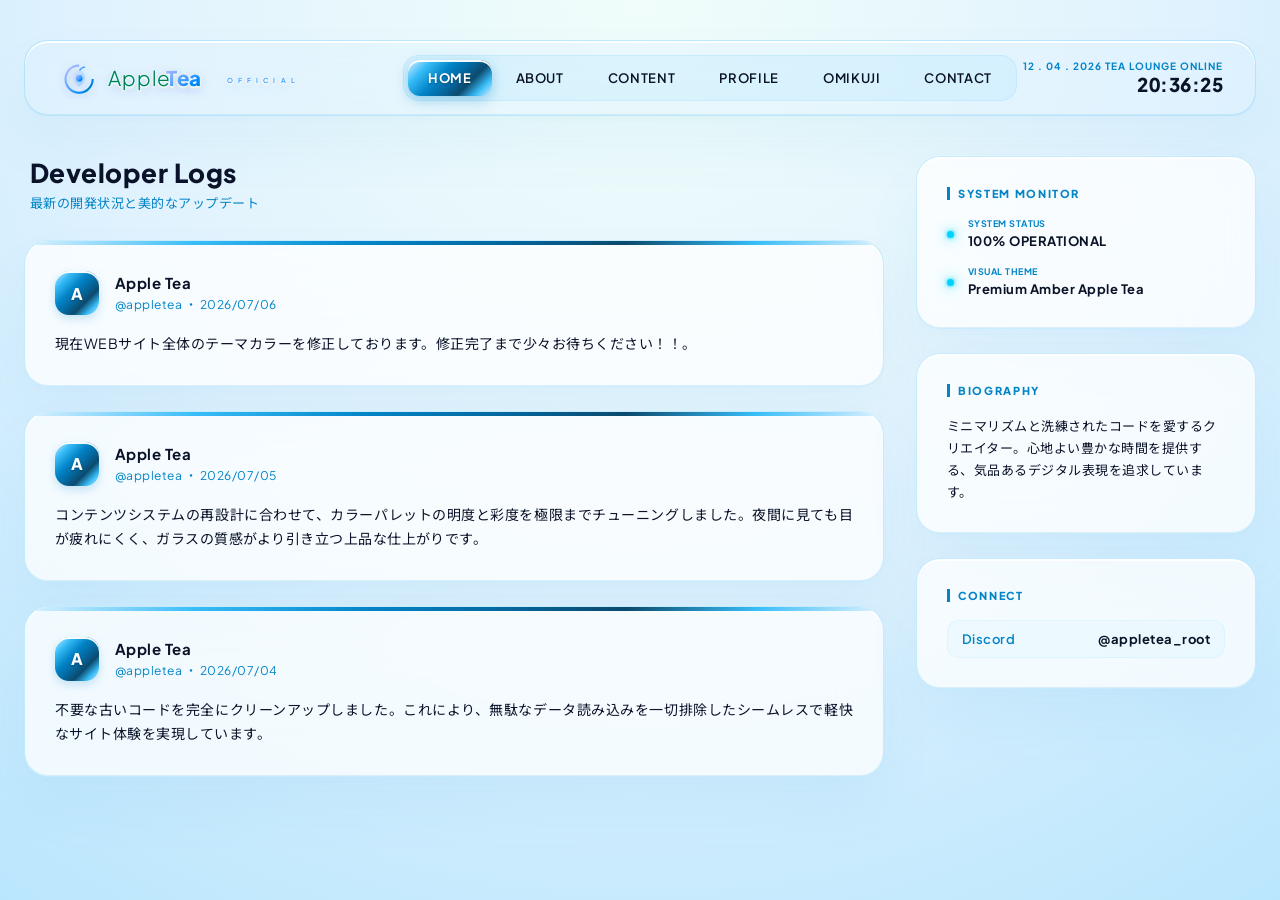
<file: index.html>
<!DOCTYPE html>
<html lang="ja">
<head>
    <meta charset="UTF-8">
    <meta name="viewport" content="width=device-width, initial-scale=1.0">
    <title>Apple Tea Official — Premium Amber UI</title>
    <link rel="stylesheet" href="css/style.css">
</head>
<body>

<!-- 背景のラグジュアリーティードロップエフェクト -->
<div class="bubble-ambient" id="bubble-ambient"></div>

<div class="app-container">

    <!-- 多層ガラスのヘッダー -->
    <header class="glass-header">
        <div class="logo-area">
            <svg xmlns="http://www.w3.org/2000/svg" viewBox="0 0 400 50" class="sig-logo">
                <defs>
                    <!-- プレミアム発光フィルター -->
                    <filter id="premiumGlow" x="-20%" y="-20%" width="140%" height="140%">
                        <feDropShadow dx="0" dy="4" stdDeviation="6" flood-color="#d97706" flood-opacity="0.25"/>
                    </filter>
                    <!-- 紅茶とリンゴを表現するアンバーグラデーション -->
                    <linearGradient id="appleTeaGrad" x1="0%" y1="0%" x2="100%" y2="100%">
                        <stop offset="0%" stop-color="#fbbf24" />
                        <stop offset="60%" stop-color="#d97706" />
                        <stop offset="100%" stop-color="#9d174d" />
                    </linearGradient>
                </defs>
                
                <g filter="url(#premiumGlow)" transform="translate(0, 2)">
                    <!-- 進化したミニマル・アップル＆ティードロップアイコン -->
                    <circle cx="26" cy="24" r="16" fill="none" stroke="url(#appleTeaGrad)" stroke-width="2.5" stroke-dasharray="75 25"/>
                    <!-- リンゴの果実と葉の抽象表現 -->
                    <path d="M26,14 C29,14 33,17 33,22 C33,28 26,33 26,33 C26,33 19,28 19,22 C19,17 23,14 26,14 Z" fill="url(#appleTeaGrad)" fill-opacity="0.2"/>
                    <circle cx="26" cy="23" r="4" fill="url(#appleTeaGrad)"/>
                    <path d="M27,13 C29,10 32,10 32,10" fill="none" stroke="url(#appleTeaGrad)" stroke-width="2" stroke-linecap="round"/>
                    
                    <!-- 洗練を極めたタイポグラフィ -->
                    <text x="60" y="32" font-family="'Plus Jakarta Sans', sans-serif" font-weight="300" font-size="24" fill="#9d174d" letter-spacing="1">Apple</text>
                    <text x="128" y="32" font-family="'Plus Jakarta Sans', sans-serif" font-weight="800" font-size="24" fill="url(#appleTeaGrad)" letter-spacing="1">Tea</text>
                    
                    <!-- 右側のミニマルオーナメント -->
                    <text x="200" y="29" font-family="'Plus Jakarta Sans', sans-serif" font-weight="600" font-size="8" fill="#d97706" letter-spacing="6">OFFICIAL</text>
                </g>
            </svg>
        </div>

        <!-- 水平プレミアムナビ -->
        <nav class="top-nav">
            <a class="active" href="index.html">HOME</a>
            <a href="company.html">ABOUT</a>
            <a href="service.html">CONTENT</a>
            <a href="recruit.html">PROFILE</a>
            <a href="link.html">OMIKUJI</a>
            <a href="contact.html">CONTACT</a>
        </nav>

        <!-- コンパクト美麗時計 -->
        <div class="header-clock">
            <span id="clock-date">-- / -- / --</span>
            <span id="clock-time">00:00:00</span>
        </div>
    </header>

    <!-- メインレイアウト -->
    <div class="main-wrapper">
        
        <!-- 左側：洗練されたストリーム -->
        <main class="content-stream">
            <div class="stream-banner">
                <h2>Developer Logs</h2>
                <p>最新の開発状況と美的なアップデート</p>
            </div>

            <div class="posts-grid">
                <article class="modern-card post">
                    <div class="card-glow-line"></div>
                    <div class="post-header">
                        <div class="avatar-tea">A</div>
                        <div class="meta-info">
                            <h3>Apple Tea</h3>
                            <span>@appletea ・ 2026/07/06</span>
                        </div>
                    </div>
                    <p class="post-body">現在WEBサイト全体のテーマカラーを修正しております。修正完了まで少々お待ちください！！。</p>
                </article>

                <article class="modern-card post">
                    <div class="card-glow-line"></div>
                    <div class="post-header">
                        <div class="avatar-tea">A</div>
                        <div class="meta-info">
                            <h3>Apple Tea</h3>
                            <span>@appletea ・ 2026/07/05</span>
                        </div>
                    </div>
                    <p class="post-body">コンテンツシステムの再設計に合わせて、カラーパレットの明度と彩度を極限までチューニングしました。夜間に見ても目が疲れにくく、ガラスの質感がより引き立つ上品な仕上がりです。</p>
                </article>

                <article class="modern-card post">
                    <div class="card-glow-line"></div>
                    <div class="post-header">
                        <div class="avatar-tea">A</div>
                        <div class="meta-info">
                            <h3>Apple Tea</h3>
                            <span>@appletea ・ 2026/07/04</span>
                        </div>
                    </div>
                    <p class="post-body">不要な古いコードを完全にクリーンアップしました。これにより、無駄なデータ読み込みを一切排除したシームレスで軽快なサイト体験を実現しています。</p>
                </article>
            </div>
        </main>

        <!-- 右側：インフォメーションボード -->
        <aside class="info-sidebar">
            <div class="modern-card side-widget">
                <h4>SYSTEM MONITOR</h4>
                <div class="status-indicator-group">
                    <div class="status-item">
                        <span class="dot active"></span>
                        <div class="status-text">
                            <label>SYSTEM STATUS</label>
                            <strong>100% OPERATIONAL</strong>
                        </div>
                    </div>
                    <div class="status-item">
                        <span class="dot active"></span>
                        <div class="status-text">
                            <label>VISUAL THEME</label>
                            <strong>Premium Amber Apple Tea</strong>
                        </div>
                    </div>
                </div>
            </div>

            <div class="modern-card side-widget profile-mini">
                <h4>BIOGRAPHY</h4>
                <p>ミニマリズムと洗練されたコードを愛するクリエイター。心地よい豊かな時間を提供する、気品あるデジタル表現を追求しています。</p>
            </div>

            <div class="modern-card side-widget contact-mini">
                <h4>CONNECT</h4>
                <div class="link-row">
                    <span class="link-label">Discord</span>
                    <span class="link-val">@appletea_root</span>
                </div>
            </div>
        </aside>

    </div>
</div>

<!-- モバイルナビ -->
<nav class="floating-mobile-nav">
    <a class="active" href="index.html"><span>🏠</span><label>Home</label></a>
    <a href="service.html"><span>💻</span><label>Service</label></a>
    <a href="recruit.html"><span>👤</span><label>Profile</label></a>
    <a href="link.html"><span>🎲</span><label>Omikuji</label></a>
    <a href="contact.html"><span>✉</span><label>Contact</label></a>
</nav>

<script src="js/script.js"></script>
</body>
</html>
</file>
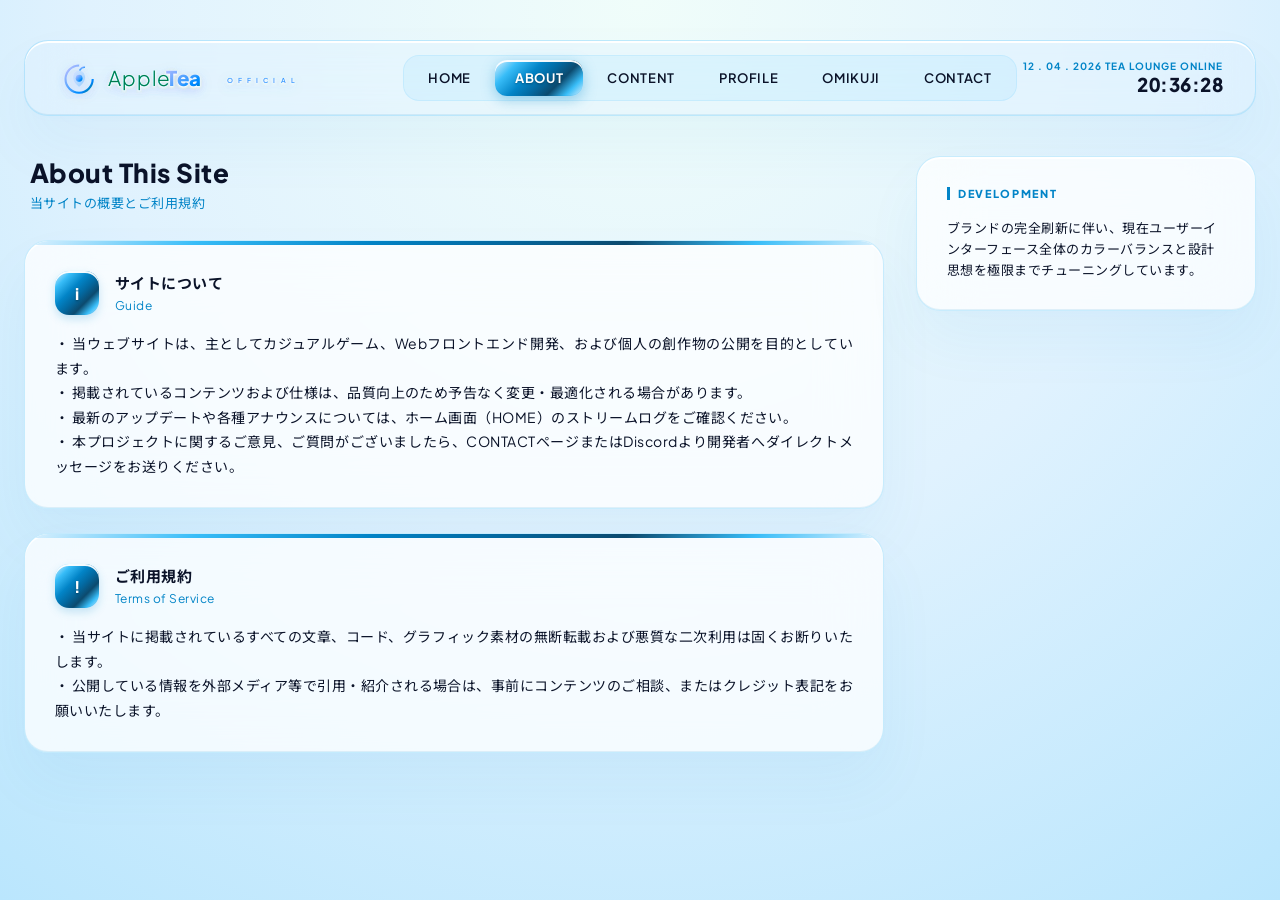
<file: company.html>
<!DOCTYPE html>
<html lang="ja">
<head>
    <meta charset="UTF-8">
    <meta name="viewport" content="width=device-width, initial-scale=1.0">
    <title>ABOUT — Apple Tea Official</title>
    <link rel="stylesheet" href="css/style.css">
</head>
<body>

<div class="bubble-ambient" id="bubble-ambient"></div>

<div class="app-container">

    <!-- 共通プレミアムヘッダー -->
    <header class="glass-header">
        <div class="logo-area">
            <svg xmlns="http://www.w3.org/2000/svg" viewBox="0 0 400 50" class="sig-logo">
                <defs>
                    <filter id="premiumGlow" x="-20%" y="-20%" width="140%" height="140%">
                        <feDropShadow dx="0" dy="4" stdDeviation="6" flood-color="#d97706" flood-opacity="0.25"/>
                    </filter>
                    <linearGradient id="appleTeaGrad" x1="0%" y1="0%" x2="100%" y2="100%">
                        <stop offset="0%" stop-color="#fbbf24" />
                        <stop offset="60%" stop-color="#d97706" />
                        <stop offset="100%" stop-color="#9d174d" />
                    </linearGradient>
                </defs>
                <g filter="url(#premiumGlow)" transform="translate(0, 2)">
                    <circle cx="26" cy="24" r="16" fill="none" stroke="url(#appleTeaGrad)" stroke-width="2.5" stroke-dasharray="75 25"/>
                    <path d="M26,14 C29,14 33,17 33,22 C33,28 26,33 26,33 C26,33 19,28 19,22 C19,17 23,14 26,14 Z" fill="url(#appleTeaGrad)" fill-opacity="0.2"/>
                    <circle cx="26" cy="23" r="4" fill="url(#appleTeaGrad)"/>
                    <path d="M27,13 C29,10 32,10 32,10" fill="none" stroke="url(#appleTeaGrad)" stroke-width="2" stroke-linecap="round"/>
                    <text x="60" y="32" font-family="'Plus Jakarta Sans', sans-serif" font-weight="300" font-size="24" fill="#9d174d" letter-spacing="1">Apple</text>
                    <text x="128" y="32" font-family="'Plus Jakarta Sans', sans-serif" font-weight="800" font-size="24" fill="url(#appleTeaGrad)" letter-spacing="1">Tea</text>
                    <text x="200" y="29" font-family="'Plus Jakarta Sans', sans-serif" font-weight="600" font-size="8" fill="#d97706" letter-spacing="6">OFFICIAL</text>
                </g>
            </svg>
        </div>

        <nav class="top-nav">
            <a href="index.html">HOME</a>
            <a class="active" href="company.html">ABOUT</a>
            <a href="service.html">CONTENT</a>
            <a href="recruit.html">PROFILE</a>
            <a href="link.html">OMIKUJI</a>
            <a href="contact.html">CONTACT</a>
        </nav>

        <div class="header-clock">
            <span id="clock-date">-- / -- / --</span>
            <span id="clock-time">00:00:00</span>
        </div>
    </header>

    <!-- メインコンテンツ -->
    <div class="main-wrapper">
        <main class="content-stream">
            <div class="stream-banner">
                <h2>About This Site</h2>
                <p>当サイトの概要とご利用規約</p>
            </div>

            <div class="posts-grid">
                <article class="modern-card">
                    <div class="card-glow-line"></div>
                    <div class="post-header">
                        <div class="avatar-tea">i</div>
                        <div class="meta-info">
                            <h3>サイトについて</h3>
                            <span>Guide</span>
                        </div>
                    </div>
                    <p class="post-body">
                        ・ 当ウェブサイトは、主としてカジュアルゲーム、Webフロントエンド開発、および個人の創作物の公開を目的としています。<br>
                        ・ 掲載されているコンテンツおよび仕様は、品質向上のため予告なく変更・最適化される場合があります。<br>
                        ・ 最新のアップデートや各種アナウンスについては、ホーム画面（HOME）のストリームログをご確認ください。<br>
                        ・ 本プロジェクトに関するご意見、ご質問がございましたら、CONTACTページまたはDiscordより開発者へダイレクトメッセージをお送りください。
                    </p>
                </article>

                <article class="modern-card">
                    <div class="card-glow-line"></div>
                    <div class="post-header">
                        <div class="avatar-tea">!</div>
                        <div class="meta-info">
                            <h3>ご利用規約</h3>
                            <span>Terms of Service</span>
                        </div>
                    </div>
                    <p class="post-body">
                        ・ 当サイトに掲載されているすべての文章、コード、グラフィック素材の無断転載および悪質な二次利用は固くお断りいたします。<br>
                        ・ 公開している情報を外部メディア等で引用・紹介される場合は、事前にコンテンツのご相談、またはクレジット表記をお願いいたします。
                    </p>
                </article>
            </div>
        </main>

        <aside class="info-sidebar">
            <div class="modern-card side-widget">
                <h4>DEVELOPMENT</h4>
                <p style="font-size: 13px; line-height: 1.6;">ブランドの完全刷新に伴い、現在ユーザーインターフェース全体のカラーバランスと設計思想を極限までチューニングしています。</p>
            </div>
        </aside>
    </div>
</div>

<nav class="floating-mobile-nav">
    <a href="index.html"><span>🏠</span><label>Home</label></a>
    <a class="active" href="company.html"><span>📘</span><label>About</label></a>
    <a href="service.html"><span>💻</span><label>Service</label></a>
    <a href="recruit.html"><span>👤</span><label>Profile</label></a>
    <a href="link.html"><span>🎲</span><label>Omikuji</label></a>
    <a href="contact.html"><span>✉</span><label>Contact</label></a>
</nav>

<script src="js/script.js"></script>
</body>
</html>
</file>
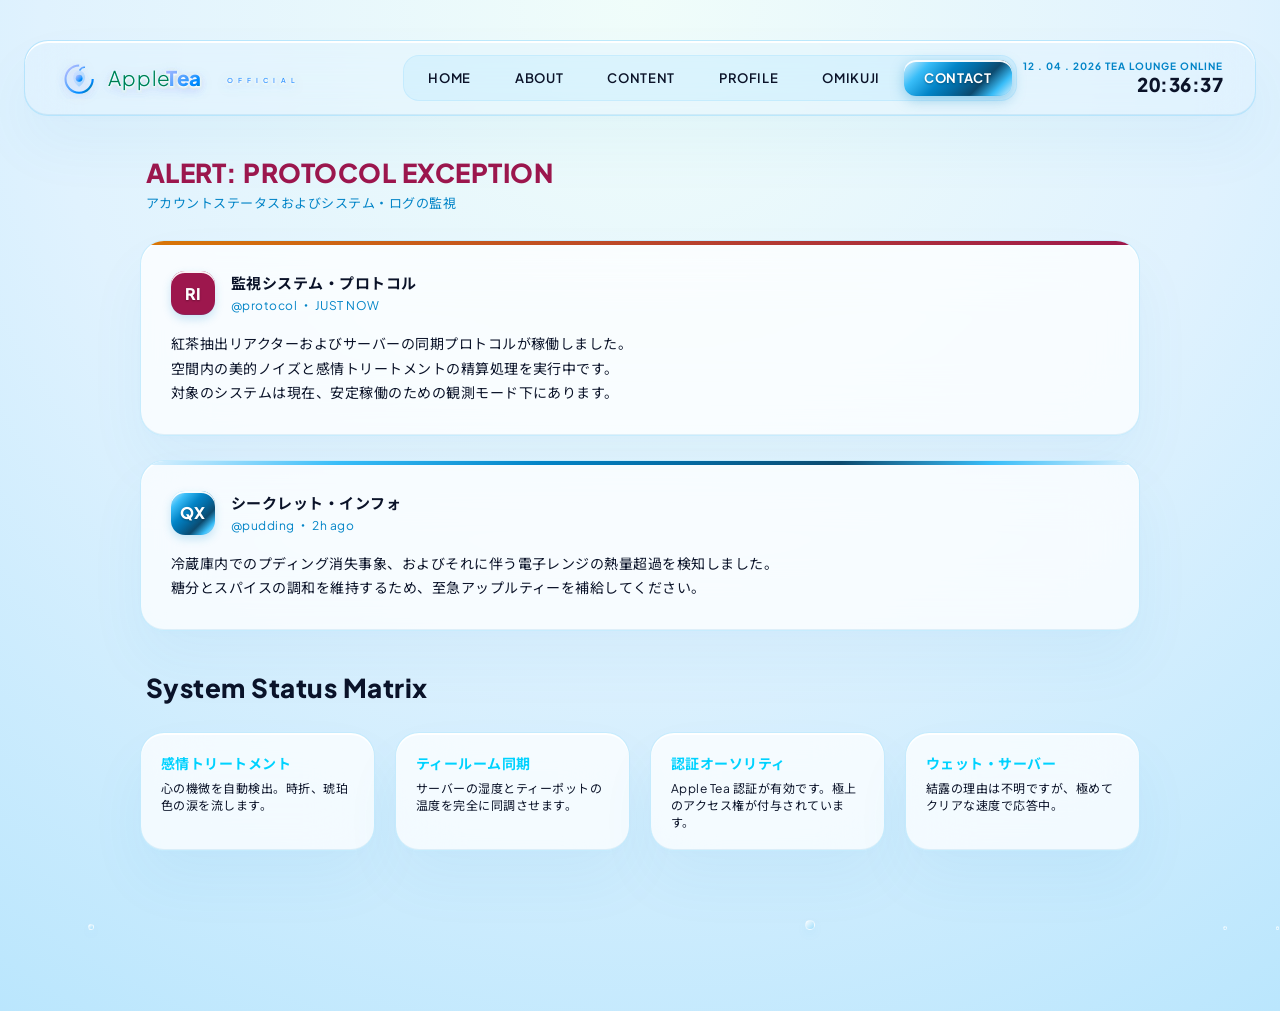
<file: contact.html>
<!DOCTYPE html>
<html lang="ja">
<head>
    <meta charset="UTF-8">
    <meta name="viewport" content="width=device-width, initial-scale=1.0">
    <title>CONTACT — Apple Tea Official</title>
    <link rel="stylesheet" href="css/style.css">
</head>
<body>

<div class="bubble-ambient" id="bubble-ambient"></div>

<div class="app-container">

    <!-- 共通プレミアムヘッダー -->
    <header class="glass-header">
        <div class="logo-area">
            <svg xmlns="http://www.w3.org/2000/svg" viewBox="0 0 400 50" class="sig-logo">
                <defs>
                    <filter id="premiumGlow" x="-20%" y="-20%" width="140%" height="140%">
                        <feDropShadow dx="0" dy="4" stdDeviation="6" flood-color="#d97706" flood-opacity="0.25"/>
                    </filter>
                    <linearGradient id="appleTeaGrad" x1="0%" y1="0%" x2="100%" y2="100%">
                        <stop offset="0%" stop-color="#fbbf24" />
                        <stop offset="60%" stop-color="#d97706" />
                        <stop offset="100%" stop-color="#9d174d" />
                    </linearGradient>
                </defs>
                <g filter="url(#premiumGlow)" transform="translate(0, 2)">
                    <circle cx="26" cy="24" r="16" fill="none" stroke="url(#appleTeaGrad)" stroke-width="2.5" stroke-dasharray="75 25"/>
                    <path d="M26,14 C29,14 33,17 33,22 C33,28 26,33 26,33 C26,33 19,28 19,22 C19,17 23,14 26,14 Z" fill="url(#appleTeaGrad)" fill-opacity="0.2"/>
                    <circle cx="26" cy="23" r="4" fill="url(#appleTeaGrad)"/>
                    <path d="M27,13 C29,10 32,10 32,10" fill="none" stroke="url(#appleTeaGrad)" stroke-width="2" stroke-linecap="round"/>
                    <text x="60" y="32" font-family="'Plus Jakarta Sans', sans-serif" font-weight="300" font-size="24" fill="#9d174d" letter-spacing="1">Apple</text>
                    <text x="128" y="32" font-family="'Plus Jakarta Sans', sans-serif" font-weight="800" font-size="24" fill="url(#appleTeaGrad)" letter-spacing="1">Tea</text>
                    <text x="200" y="29" font-family="'Plus Jakarta Sans', sans-serif" font-weight="600" font-size="8" fill="#d97706" letter-spacing="6">OFFICIAL</text>
                </g>
            </svg>
        </div>

        <nav class="top-nav">
            <a href="index.html">HOME</a>
            <a href="company.html">ABOUT</a>
            <a href="service.html">CONTENT</a>
            <a href="recruit.html">PROFILE</a>
            <a href="link.html">OMIKUJI</a>
            <a class="active" href="contact.html">CONTACT</a>
        </nav>

        <div class="header-clock">
            <span id="clock-date">-- / -- / --</span>
            <span id="clock-time">00:00:00</span>
        </div>
    </header>

    <main class="content-stream" style="max-width: 1000px; margin: 0 auto;">
        <div class="stream-banner">
            <h2 style="color: #9d174d;">ALERT: PROTOCOL EXCEPTION</h2>
            <p>アカウントステータスおよびシステム・ログの監視</p>
        </div>

        <div class="posts-grid">
            <div class="modern-card">
                <div class="card-glow-line" style="background: linear-gradient(90deg, #d97706, #9d174d);"></div>
                <div class="post-header">
                    <div class="avatar-tea" style="background: #9d174d;">RI</div>
                    <div class="meta-info">
                        <h3>監視システム・プロトコル</h3>
                        <span>@protocol ・ JUST NOW</span>
                    </div>
                </div>
                <p class="post-body">
                    紅茶抽出リアクターおよびサーバーの同期プロトコルが稼働しました。<br>
                    空間内の美的ノイズと感情トリートメントの精算処理を実行中です。<br>
                    対象のシステムは現在、安定稼働のための観測モード下にあります。
                </p>
            </div>

            <div class="modern-card">
                <div class="card-glow-line"></div>
                <div class="post-header">
                    <div class="avatar-tea">QX</div>
                    <div class="meta-info">
                        <h3>シークレット・インフォ</h3>
                        <span>@pudding ・ 2h ago</span>
                    </div>
                </div>
                <p class="post-body">
                    冷蔵庫内でのプディング消失事象、およびそれに伴う電子レンジの熱量超過を検知しました。<br>
                    糖分とスパイスの調和を維持するため、至急アップルティーを補給してください。
                </p>
            </div>
        </div>

        <!-- サービスのシステム状態を可視化 -->
        <div class="stream-banner" style="margin-top: 40px;">
            <h2>System Status Matrix</h2>
        </div>
        <section style="display: grid; grid-template-columns: repeat(auto-fit, minmax(220px, 1fr)); gap: 20px; margin-bottom: 40px;">
            <div class="modern-card" style="padding: 20px;">
                <h3 style="font-size: 14px; color: var(--tea-primary);">感情トリートメント</h3>
                <p style="font-size: 12px; margin-top: 6px;">心の機微を自動検出。時折、琥珀色の涙を流します。</p>
            </div>
            <div class="modern-card" style="padding: 20px;">
                <h3 style="font-size: 14px; color: var(--tea-primary);">ティールーム同期</h3>
                <p style="font-size: 12px; margin-top: 6px;">サーバーの湿度とティーポットの温度を完全に同調させます。</p>
            </div>
            <div class="modern-card" style="padding: 20px;">
                <h3 style="font-size: 14px; color: var(--tea-primary);">認証オーソリティ</h3>
                <p style="font-size: 12px; margin-top: 6px;">Apple Tea 認証が有効です。極上のアクセス権が付与されています。</p>
            </div>
            <div class="modern-card" style="padding: 20px;">
                <h3 style="font-size: 14px; color: var(--tea-primary);">ウェット・サーバー</h3>
                <p style="font-size: 12px; margin-top: 6px;">結露の理由は不明ですが、極めてクリアな速度で応答中。</p>
            </div>
        </section>
    </main>
</div>

<nav class="floating-mobile-nav">
    <a href="index.html"><span>🏠</span><label>Home</label></a>
    <a href="service.html"><span>💻</span><label>Service</label></a>
    <a href="recruit.html"><span>👤</span><label>Profile</label></a>
    <a href="link.html"><span>🎲</span><label>Omikuji</label></a>
    <a class="active" href="contact.html"><span>✉</span><label>Contact</label></a>
</nav>

<script src="js/script.js"></script>
</body>
</html>
</file>
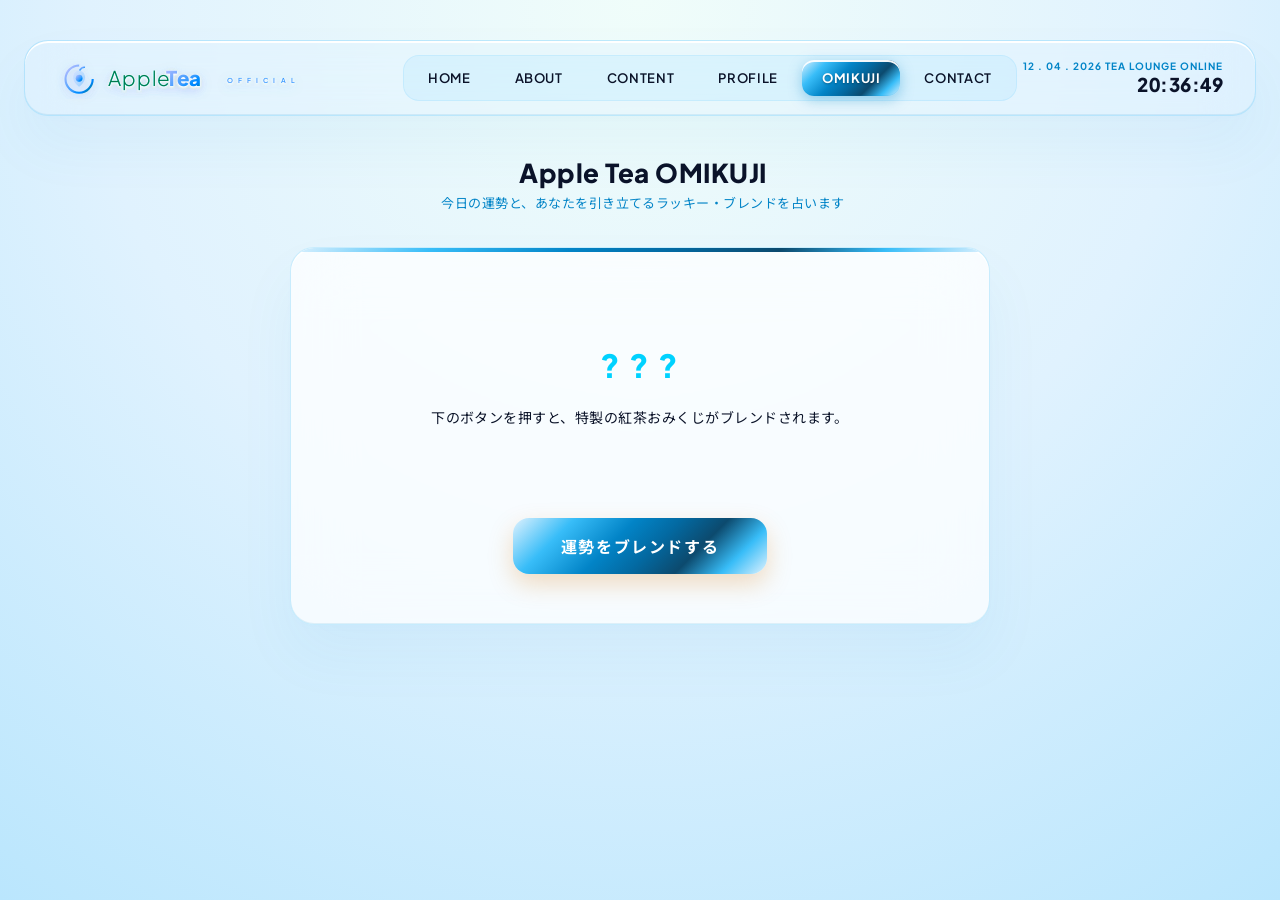
<file: link.html>
<!DOCTYPE html>
<html lang="ja">
<head>
    <meta charset="UTF-8">
    <meta name="viewport" content="width=device-width, initial-scale=1.0">
    <title>Apple Tea Official — OMIKUJI</title>
    <link rel="stylesheet" href="css/style.css">
</head>
<body>

<!-- 背景のラグジュアリーティードロップエフェクト -->
<div class="bubble-ambient" id="bubble-ambient"></div>

<div class="app-container">

    <!-- 多層ガラスのヘッダー -->
    <header class="glass-header">
        <div class="logo-area">
            <svg xmlns="http://www.w3.org/2000/svg" viewBox="0 0 400 50" class="sig-logo">
                <defs>
                    <filter id="premiumGlow" x="-20%" y="-20%" width="140%" height="140%">
                        <feDropShadow dx="0" dy="4" stdDeviation="6" flood-color="#d97706" flood-opacity="0.25"/>
                    </filter>
                    <linearGradient id="appleTeaGrad" x1="0%" y1="0%" x2="100%" y2="100%">
                        <stop offset="0%" stop-color="#fbbf24" />
                        <stop offset="60%" stop-color="#d97706" />
                        <stop offset="100%" stop-color="#9d174d" />
                    </linearGradient>
                </defs>
                <g filter="url(#premiumGlow)" transform="translate(0, 2)">
                    <circle cx="26" cy="24" r="16" fill="none" stroke="url(#appleTeaGrad)" stroke-width="2.5" stroke-dasharray="75 25"/>
                    <path d="M26,14 C29,14 33,17 33,22 C33,28 26,33 26,33 C26,33 19,28 19,22 C19,17 23,14 26,14 Z" fill="url(#appleTeaGrad)" fill-opacity="0.2"/>
                    <circle cx="26" cy="23" r="4" fill="url(#appleTeaGrad)"/>
                    <path d="M27,13 C29,10 32,10 32,10" fill="none" stroke="url(#appleTeaGrad)" stroke-width="2" stroke-linecap="round"/>
                    <text x="60" y="32" font-family="'Plus Jakarta Sans', sans-serif" font-weight="300" font-size="24" fill="#9d174d" letter-spacing="1">Apple</text>
                    <text x="128" y="32" font-family="'Plus Jakarta Sans', sans-serif" font-weight="800" font-size="24" fill="url(#appleTeaGrad)" letter-spacing="1">Tea</text>
                    <text x="200" y="29" font-family="'Plus Jakarta Sans', sans-serif" font-weight="600" font-size="8" fill="#d97706" letter-spacing="6">OFFICIAL</text>
                </g>
            </svg>
        </div>

        <!-- 水平プレミアムナビ -->
        <nav class="top-nav">
            <a href="index.html">HOME</a>
            <a href="company.html">ABOUT</a>
            <a href="service.html">CONTENT</a>
            <a href="recruit.html">PROFILE</a>
            <a class="active" href="link.html">OMIKUJI</a>
            <a href="contact.html">CONTACT</a>
        </nav>

        <!-- コンパクト美麗時計 -->
        <div class="header-clock">
            <span id="clock-date">-- / -- / --</span>
            <span id="clock-time">00:00:00</span>
        </div>
    </header>

    <!-- メインレイアウト -->
    <div class="main-wrapper" style="grid-template-columns: 1fr;">
        
        <!-- おみくじ専用の美麗ガラスカード -->
        <main class="content-stream" style="max-width: 700px; margin: 0 auto; width: 100%;">
            <div class="stream-banner" style="text-align: center; margin-bottom: 35px;">
                <h2>Apple Tea OMIKUJI</h2>
                <p>今日の運勢と、あなたを引き立てるラッキー・ブレンドを占います</p>
            </div>

            <div class="modern-card" style="text-align: center; padding: 50px 30px;">
                <div class="card-glow-line"></div>
                
                <!-- 結果表示エリア（JSと完全連動） -->
                <div class="omikuji-display-area" style="min-height: 180px; display: flex; flex-direction: column; justify-content: center; align-items: center; margin-bottom: 40px;">
                    <h1 id="omikuji-result" style="font-size: 32px; font-weight: 800; color: var(--tea-primary); margin-bottom: 20px; letter-spacing: 0.05em;">
                        ? ? ?
                    </h1>
                    <p id="omikuji-comment" style="font-size: 14px; line-height: 1.8; color: var(--tea-text); max-width: 450px; margin: 0 auto;">
                        下のボタンを押すと、特製の紅茶おみくじがブレンドされます。
                    </p>
                </div>

                <!-- おみくじを引くボタン（JSと完全連動） -->
                <button id="omikuji-btn" style="
                    background: var(--tea-gradient);
                    color: white;
                    border: none;
                    font-family: var(--font-en), var(--font-ja);
                    font-size: 16px;
                    font-weight: 700;
                    letter-spacing: 0.1em;
                    padding: 16px 48px;
                    border-radius: 16px;
                    cursor: pointer;
                    box-shadow: 0 10px 25px rgba(217, 119, 6, 0.25);
                    transition: all 0.3s cubic-bezier(0.16, 1, 0.3, 1);
                ">
                    運勢をブレンドする
                </button>
            </div>
        </main>

    </div>
</div>

<!-- モバイルナビ -->
<nav class="floating-mobile-nav">
    <a href="index.html"><span>🏠</span><label>Home</label></a>
    <a href="service.html"><span>💻</span><label>Service</label></a>
    <a href="recruit.html"><span>👤</span><label>Profile</label></a>
    <a class="active" href="link.html"><span>🎲</span><label>Omikuji</label></a>
    <a href="contact.html"><span>✉</span><label>Contact</label></a>
</nav>

<!-- スタイル微調整用のインラインCSS（ホバーエフェクト等） -->
<style>
    #omikuji-btn:hover {
        transform: translateY(-3px);
        box-shadow: 0 15px 35px rgba(217, 119, 6, 0.35);
        opacity: 0.95;
    }
    #omikuji-btn:active {
        transform: translateY(-1px);
    }
    #omikuji-btn:disabled {
        background: #ccc;
        box-shadow: none;
        cursor: not-allowed;
    }
</style>

<script src="js/script.js"></script>
</body>
</html>
</file>
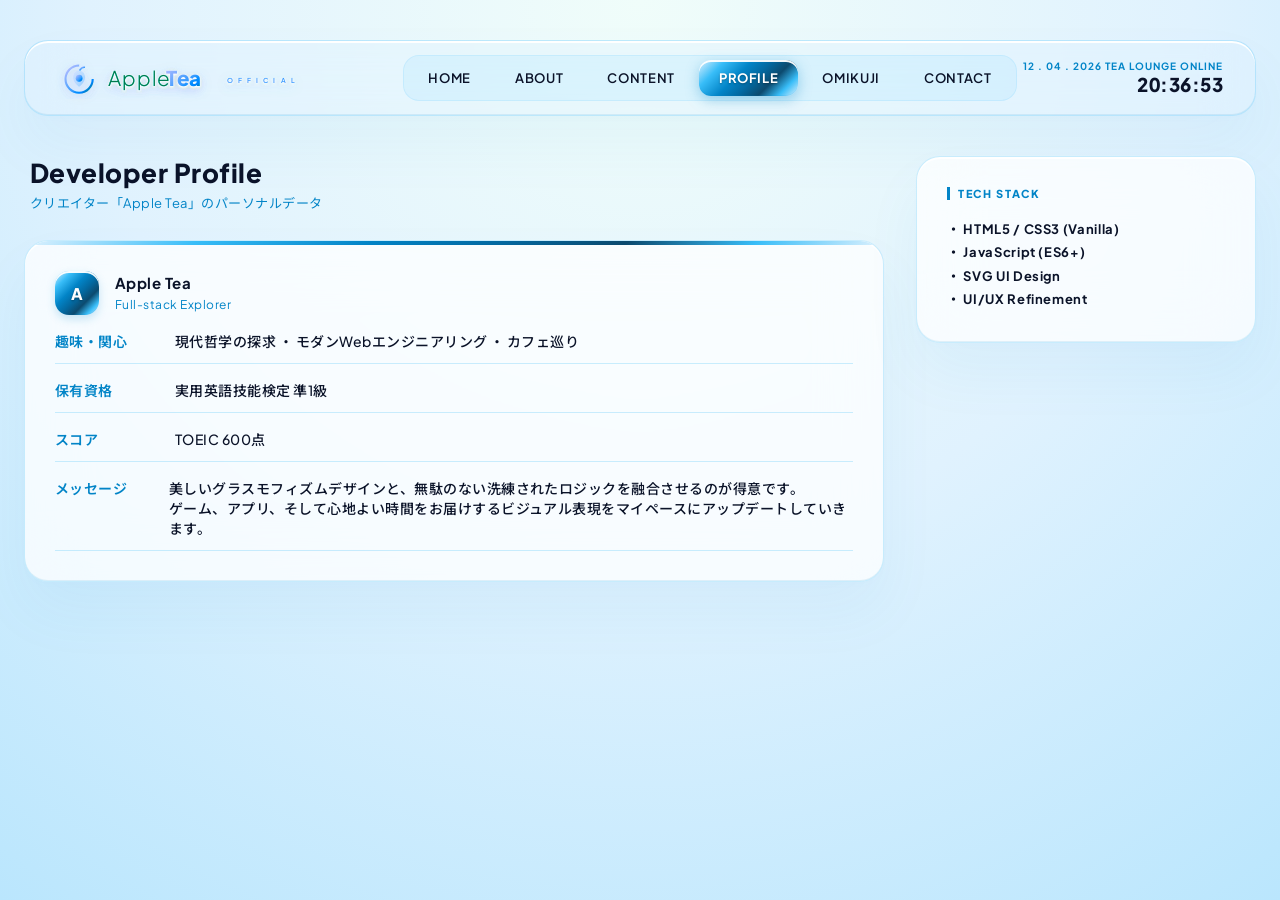
<file: recruit.html>
<!DOCTYPE html>
<html lang="ja">
<head>
    <meta charset="UTF-8">
    <meta name="viewport" content="width=device-width, initial-scale=1.0">
    <title>PROFILE — Apple Tea Official</title>
    <link rel="stylesheet" href="css/style.css">
    <style>
        .profile-list { display: flex; flex-direction: column; gap: 16px; margin-top: 10px; }
        .profile-item { display: flex; border-bottom: 1px solid var(--glass-border); padding-bottom: 12px; font-size: 14px; }
        .profile-item span:first-child { width: 120px; font-weight: 600; color: var(--tea-sub); }
        .profile-item span:last-child { color: var(--tea-text); font-weight: 500; }
    </style>
</head>
<body>

<div class="bubble-ambient" id="bubble-ambient"></div>

<div class="app-container">

    <!-- 共通プレミアムヘッダー -->
    <header class="glass-header">
        <div class="logo-area">
            <svg xmlns="http://www.w3.org/2000/svg" viewBox="0 0 400 50" class="sig-logo">
                <defs>
                    <filter id="premiumGlow" x="-20%" y="-20%" width="140%" height="140%">
                        <feDropShadow dx="0" dy="4" stdDeviation="6" flood-color="#d97706" flood-opacity="0.25"/>
                    </filter>
                    <linearGradient id="appleTeaGrad" x1="0%" y1="0%" x2="100%" y2="100%">
                        <stop offset="0%" stop-color="#fbbf24" />
                        <stop offset="60%" stop-color="#d97706" />
                        <stop offset="100%" stop-color="#9d174d" />
                    </linearGradient>
                </defs>
                <g filter="url(#premiumGlow)" transform="translate(0, 2)">
                    <circle cx="26" cy="24" r="16" fill="none" stroke="url(#appleTeaGrad)" stroke-width="2.5" stroke-dasharray="75 25"/>
                    <path d="M26,14 C29,14 33,17 33,22 C33,28 26,33 26,33 C26,33 19,28 19,22 C19,17 23,14 26,14 Z" fill="url(#appleTeaGrad)" fill-opacity="0.2"/>
                    <circle cx="26" cy="23" r="4" fill="url(#appleTeaGrad)"/>
                    <path d="M27,13 C29,10 32,10 32,10" fill="none" stroke="url(#appleTeaGrad)" stroke-width="2" stroke-linecap="round"/>
                    <text x="60" y="32" font-family="'Plus Jakarta Sans', sans-serif" font-weight="300" font-size="24" fill="#9d174d" letter-spacing="1">Apple</text>
                    <text x="128" y="32" font-family="'Plus Jakarta Sans', sans-serif" font-weight="800" font-size="24" fill="url(#appleTeaGrad)" letter-spacing="1">Tea</text>
                    <text x="200" y="29" font-family="'Plus Jakarta Sans', sans-serif" font-weight="600" font-size="8" fill="#d97706" letter-spacing="6">OFFICIAL</text>
                </g>
            </svg>
        </div>

        <nav class="top-nav">
            <a href="index.html">HOME</a>
            <a href="company.html">ABOUT</a>
            <a href="service.html">CONTENT</a>
            <a class="active" href="recruit.html">PROFILE</a>
            <a href="link.html">OMIKUJI</a>
            <a href="contact.html">CONTACT</a>
        </nav>

        <div class="header-clock">
            <span id="clock-date">-- / -- / --</span>
            <span id="clock-time">00:00:00</span>
        </div>
    </header>

    <div class="main-wrapper">
        <main class="content-stream">
            <div class="stream-banner">
                <h2>Developer Profile</h2>
                <p>クリエイター「Apple Tea」のパーソナルデータ</p>
            </div>

            <div class="modern-card">
                <div class="card-glow-line"></div>
                <div class="post-header">
                    <div class="avatar-tea">A</div>
                    <div class="meta-info">
                        <h3>Apple Tea</h3>
                        <span>Full-stack Explorer</span>
                    </div>
                </div>

                <div class="profile-list">
                    <div class="profile-item">
                        <span>趣味・関心</span>
                        <span>現代哲学の探求 ・ モダンWebエンジニアリング ・ カフェ巡り</span>
                    </div>
                    <div class="profile-item">
                        <span>保有資格</span>
                        <span>実用英語技能検定 準1級</span>
                    </div>
                    <div class="profile-item">
                        <span>スコア</span>
                        <span>TOEIC 600点</span>
                    </div>
                    <div class="profile-item">
                        <span>メッセージ</span>
                        <span>
                            美しいグラスモフィズムデザインと、無駄のない洗練されたロジックを融合させるのが得意です。<br>
                            ゲーム、アプリ、そして心地よい時間をお届けするビジュアル表現をマイペースにアップデートしていきます。
                        </span>
                    </div>
                </div>
            </div>
        </main>

        <aside class="info-sidebar">
            <div class="modern-card side-widget">
                <h4>TECH STACK</h4>
                <p style="font-size: 13px; font-weight: 700; color: var(--tea-text); letter-spacing: 0.05em; line-height: 1.8;">
                    ・ HTML5 / CSS3 (Vanilla)<br>
                    ・ JavaScript (ES6+)<br>
                    ・ SVG UI Design<br>
                    ・ UI/UX Refinement
                </p>
            </div>
        </aside>
    </div>
</div>

<nav class="floating-mobile-nav">
    <a href="index.html"><span>🏠</span><label>Home</label></a>
    <a href="service.html"><span>💻</span><label>Service</label></a>
    <a class="active" href="recruit.html"><span>👤</span><label>Profile</label></a>
    <a href="link.html"><span>🎲</span><label>Omikuji</label></a>
    <a href="contact.html"><span>✉</span><label>Contact</label></a>
</nav>

<script src="js/script.js"></script>
</body>
</html>
</file>
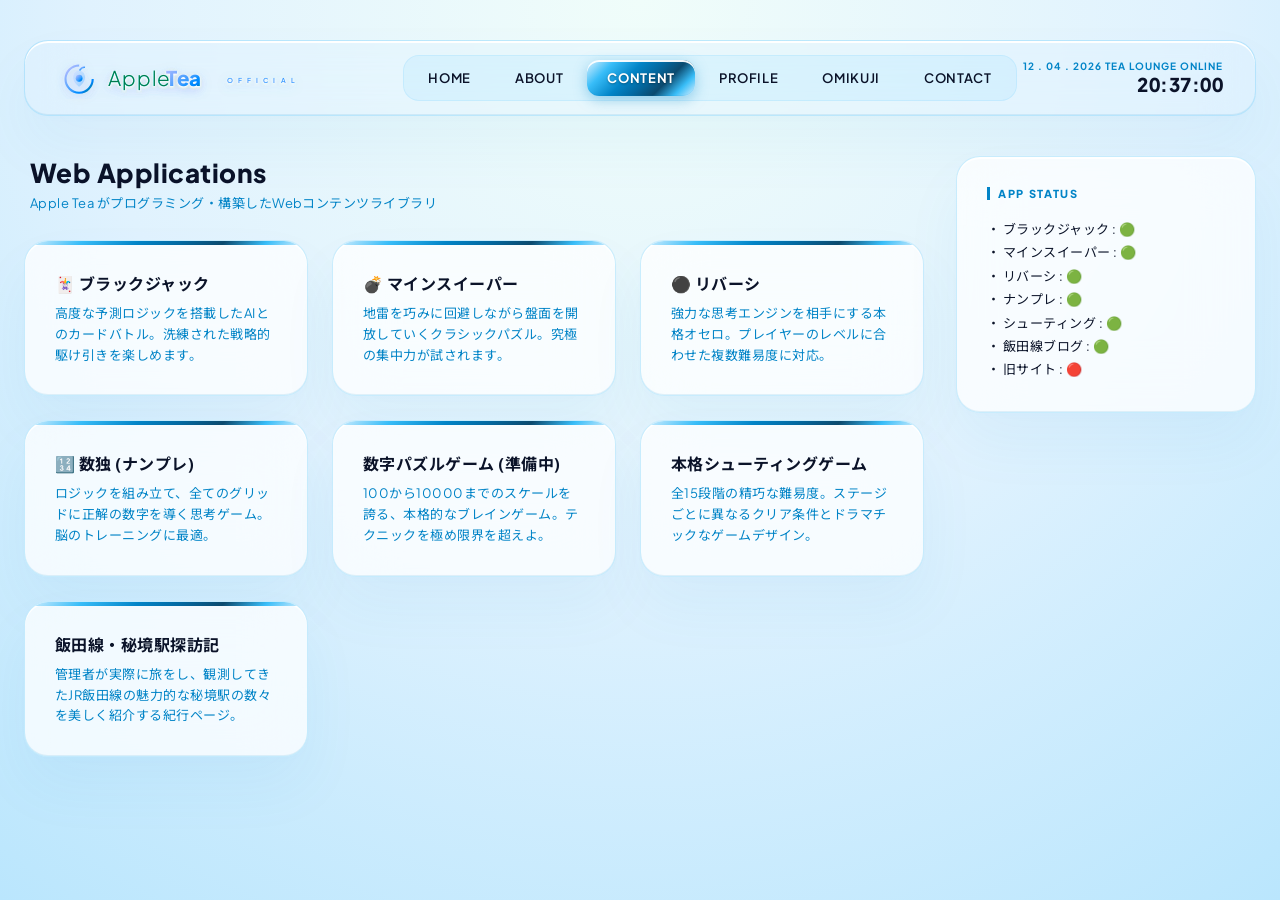
<file: service.html>
<!DOCTYPE html>
<html lang="ja">
<head>
    <meta charset="UTF-8">
    <meta name="viewport" content="width=device-width, initial-scale=1.0">
    <title>CONTENT — Apple Tea Official</title>
    <link rel="stylesheet" href="css/style.css">
    <style>
        /* サービスカードへのホバーエフェクト微調整 */
        .card-link { text-decoration: none; color: inherit; }
        .service-grid { display: grid; grid-template-columns: repeat(auto-fit, minmax(280px, 1fr)); gap: 24px; }
        .service-card h3 { font-size: 16px; font-weight: 700; color: var(--tea-text); margin-bottom: 8px; display: flex; align-items: center; gap: 8px; }
        .service-card p { font-size: 13px; line-height: 1.6; color: var(--tea-sub); }
    </style>
</head>
<body>

<div class="bubble-ambient" id="bubble-ambient"></div>

<div class="app-container">

    <!-- 共通プレミアムヘッダー -->
    <header class="glass-header">
        <div class="logo-area">
            <svg xmlns="http://www.w3.org/2000/svg" viewBox="0 0 400 50" class="sig-logo">
                <defs>
                    <filter id="premiumGlow" x="-20%" y="-20%" width="140%" height="140%">
                        <feDropShadow dx="0" dy="4" stdDeviation="6" flood-color="#d97706" flood-opacity="0.25"/>
                    </filter>
                    <linearGradient id="appleTeaGrad" x1="0%" y1="0%" x2="100%" y2="100%">
                        <stop offset="0%" stop-color="#fbbf24" />
                        <stop offset="60%" stop-color="#d97706" />
                        <stop offset="100%" stop-color="#9d174d" />
                    </linearGradient>
                </defs>
                <g filter="url(#premiumGlow)" transform="translate(0, 2)">
                    <circle cx="26" cy="24" r="16" fill="none" stroke="url(#appleTeaGrad)" stroke-width="2.5" stroke-dasharray="75 25"/>
                    <path d="M26,14 C29,14 33,17 33,22 C33,28 26,33 26,33 C26,33 19,28 19,22 C19,17 23,14 26,14 Z" fill="url(#appleTeaGrad)" fill-opacity="0.2"/>
                    <circle cx="26" cy="23" r="4" fill="url(#appleTeaGrad)"/>
                    <path d="M27,13 C29,10 32,10 32,10" fill="none" stroke="url(#appleTeaGrad)" stroke-width="2" stroke-linecap="round"/>
                    <text x="60" y="32" font-family="'Plus Jakarta Sans', sans-serif" font-weight="300" font-size="24" fill="#9d174d" letter-spacing="1">Apple</text>
                    <text x="128" y="32" font-family="'Plus Jakarta Sans', sans-serif" font-weight="800" font-size="24" fill="url(#appleTeaGrad)" letter-spacing="1">Tea</text>
                    <text x="200" y="29" font-family="'Plus Jakarta Sans', sans-serif" font-weight="600" font-size="8" fill="#d97706" letter-spacing="6">OFFICIAL</text>
                </g>
            </svg>
        </div>

        <nav class="top-nav">
            <a href="index.html">HOME</a>
            <a href="company.html">ABOUT</a>
            <a class="active" href="service.html">CONTENT</a>
            <a href="recruit.html">PROFILE</a>
            <a href="link.html">OMIKUJI</a>
            <a href="contact.html">CONTACT</a>
        </nav>

        <div class="header-clock">
            <span id="clock-date">-- / -- / --</span>
            <span id="clock-time">00:00:00</span>
        </div>
    </header>

    <div class="main-wrapper" style="grid-template-columns: 1fr 300px;">
        <main class="content-stream">
            <div class="stream-banner">
                <h2>Web Applications</h2>
                <p>Apple Tea がプログラミング・構築したWebコンテンツライブラリ</p>
            </div>

            <div class="service-grid">
                <a class="card-link" href="https://kurea373-official.github.io/ria-blackjack/">
                    <div class="modern-card service-card">
                        <div class="card-glow-line"></div>
                        <h3>🃏 ブラックジャック</h3>
                        <p>高度な予測ロジックを搭載したAIとのカードバトル。洗練された戦略的駆け引きを楽しめます。</p>
                    </div>
                </a>

                <a class="card-link" href="https://kurea373-official.github.io/mine_swiper///">
                    <div class="modern-card service-card">
                        <div class="card-glow-line"></div>
                        <h3>💣 マインスイーパー</h3>
                        <p>地雷を巧みに回避しながら盤面を開放していくクラシックパズル。究極の集中力が試されます。</p>
                    </div>
                </a>

                <a class="card-link" href="https://kurea373-official.github.io/othello373/">
                    <div class="modern-card service-card">
                        <div class="card-glow-line"></div>
                        <h3>⚫ リバーシ</h3>
                        <p>強力な思考エンジンを相手にする本格オセロ。プレイヤーのレベルに合わせた複数難易度に対応。</p>
                    </div>
                </a>

                <a class="card-link" href="https://kurea373-official.github.io/number-challenge/">
                    <div class="modern-card service-card">
                        <div class="card-glow-line"></div>
                        <h3>🔢 数独 (ナンプレ)</h3>
                        <p>ロジックを組み立て、全てのグリッドに正解の数字を導く思考ゲーム。脳のトレーニングに最適。</p>
                    </div>
                </a>

                <a class="card-link" href="https://kurea373-official.github.io/numenical_reasoning/">
                    <div class="modern-card service-card">
                        <div class="card-glow-line"></div>
                        <h3>数字パズルゲーム (準備中)</h3>
                        <p>100から10000までのスケールを誇る、本格的なブレインゲーム。テクニックを極め限界を超えよ。</p>
                    </div>
                </a>

                <a class="card-link" href="https://kurea373-official.github.io/ria_officialsite/">
                    <div class="modern-card service-card">
                        <div class="card-glow-line"></div>
                        <h3>本格シューティングゲーム</h3>
                        <p>全15段階の精巧な難易度。ステージごとに異なるクリア条件とドラマチックなゲームデザイン。</p>
                    </div>
                </a>

                <a class="card-link" href="https://kurea373-official.github.io/idaline.nyakki/">
                    <div class="modern-card service-card">
                        <div class="card-glow-line"></div>
                        <h3>飯田線・秘境駅探訪記</h3>
                        <p>管理者が実際に旅をし、観測してきたJR飯田線の魅力的な秘境駅の数々を美しく紹介する紀行ページ。</p>
                    </div>
                </a>
            </div>
        </main>

        <aside class="info-sidebar">
            <div class="modern-card side-widget">
                <h4>APP STATUS</h4>
                <p style="font-size: 13px; line-height: 1.8;">
                    ・ ブラックジャック : 🟢<br>
                    ・ マインスイーパー : 🟢<br>
                    ・ リバーシ : 🟢<br>
                    ・ ナンプレ : 🟢<br>
                    ・ シューティング : 🟢<br>
                    ・ 飯田線ブログ : 🟢<br>
                    ・ 旧サイト : 🔴
                </p>
            </div>
        </aside>
    </div>
</div>

<nav class="floating-mobile-nav">
    <a href="index.html"><span>🏠</span><label>Home</label></a>
    <a class="active" href="service.html"><span>💻</span><label>Service</label></a>
    <a href="recruit.html"><span>👤</span><label>Profile</label></a>
    <a href="link.html"><span>🎲</span><label>Omikuji</label></a>
    <a href="contact.html"><span>✉</span><label>Contact</label></a>
</nav>

<script src="js/script.js"></script>
</body>
</html>
</file>
<file: css/style.css>
@charset "utf-8";
@import url('https://fonts.googleapis.com/css2?family=Plus+Jakarta+Sans:wght@300;400;500;600;800&family=Noto+Sans+JP:wght@400;500;700&display=swap');

* {
    margin: 0;
    padding: 0;
    box-sizing: border-box;
}

:root {
    /* ── あの卒業記念「青色銀テープ」の眩しい輝きを再現したメタリックグラデーション ── */
    --tea-gradient: linear-gradient(135deg, #e0f2fe 0%, #38bdf8 20%, #0284c7 40%, #0369a1 55%, #0c4a6e 70%, #38bdf8 85%, #e0f2fe 100%);
    /* 特典の箔押し感を強調する高輝度ネオンブルー */
    --tea-primary: #00d2ff;
    /* メタルプレートに深く刻まれた文字をイメージしたシャープな紺黒 */
    --tea-text: #0b1329;
    --tea-sub: #0284c7;
    
    /* ミントベースの水色を極薄のグラスレイヤーとしてブレンド */
    --glass-body: rgba(224, 242, 254, 0.4);
    --glass-card: rgba(255, 255, 255, 0.75);
    /* 枠線を銀テープの鋭いエッジのようにクリアに */
    --glass-border: rgba(56, 189, 248, 0.25);
    
    --font-en: 'Plus Jakarta Sans', sans-serif;
    --font-ja: 'Noto Sans JP', sans-serif;
    
    /* 青色リフレクションに合わせた、引き締まったプレミアムシャドウ */
    --premium-shadow: 0 30px 60px rgba(2, 132, 199, 0.05), 0 4px 12px rgba(56, 189, 248, 0.02);
    /* 箔押しの立体感（エンボス）を演出する内側のハイライト */
    --inner-glow: inset 0 2px 0px rgba(255, 255, 255, 0.95), inset 0 -1px 0px rgba(2, 132, 199, 0.1);
}

body {
    /* 銀テープが舞うステージの光をイメージした、透明感あるミント＆アクアの背景 */
    background: radial-gradient(circle at 50% 0%, #f0fdfa 0%, #e0f2fe 50%, #bae6fd 100%);
    color: var(--tea-text);
    font-family: var(--font-en), var(--font-ja);
    min-height: 100vh;
    overflow-x: hidden;
    padding: 40px 24px 120px 24px;
    letter-spacing: 0.03em;
}

/* ライブ会場で舞い踊る銀テープのきらめきをイメージしたバブル（リフレクション） */
.bubble-ambient {
    position: fixed;
    top: 0;
    left: 0;
    width: 100%;
    height: 100%;
    pointer-events: none;
    z-index: 0;
}

.bubble {
    position: absolute;
    bottom: -30px;
    /* 銀テの裏面（シルバー）や表面の反射が混ざり合うような美麗グラデーション */
    background: linear-gradient(135deg, rgba(255, 255, 255, 0.9) 0%, rgba(56, 189, 248, 0.3) 100%);
    border: 1px solid rgba(255, 255, 255, 0.6);
    border-radius: 50%;
    box-shadow: 0 4px 12px rgba(2, 132, 199, 0.06);
    animation: riseUp 11s infinite linear;
}

@keyframes riseUp {
    0% { transform: translateY(0) scale(0.3) rotate(0deg); opacity: 0; }
    15% { opacity: 0.7; }
    85% { opacity: 0.4; }
    100% { transform: translateY(-115vh) scale(0.9) rotate(360deg); opacity: 0; }
}

.app-container {
    max-width: 1300px;
    margin: 0 auto;
    position: relative;
    z-index: 10;
}

/* ========================================
   FLOATING GLASS HEADER
   ======================================== */
.glass-header {
    background: var(--glass-body);
    backdrop-filter: blur(24px);
    -webkit-backdrop-filter: blur(24px);
    border: 1px solid var(--glass-border);
    border-radius: 24px;
    padding: 14px 32px;
    display: flex;
    align-items: center;
    justify-content: space-between;
    box-shadow: var(--inner-glow), var(--premium-shadow);
    margin-bottom: 40px;
}

/* ── ロゴエリアの青色銀テ・メタリック化 ── */
.logo-area {
    display: flex;
    align-items: center;
}

/* ロゴ画像に「青色箔押し」のシャープな輝きと、シアン〜ブルーの偏光フィルターを適用 */
.sig-logo {
    width: 340px;
    height: auto;
    filter: drop-shadow(0 2px 4px rgba(2, 132, 199, 0.15)) saturate(1.8) hue-rotate(195deg) brightness(1.1);
    transition: all 0.3s ease;
}
.sig-logo:hover {
    filter: drop-shadow(0 0 12px rgba(0, 210, 255, 0.7)) brightness(1.3) saturate(2);
}

/* テキストロゴだった場合のメタリック反射 */
.logo-area text, .logo-area h1 {
    background: var(--tea-gradient);
    -webkit-background-clip: text;
    -webkit-text-fill-color: transparent;
    filter: drop-shadow(0 1px 1px rgba(255,255,255,0.8));
}

/* トップナビゲーション */
.top-nav {
    display: flex;
    gap: 4px;
    background: rgba(56, 189, 248, 0.08);
    padding: 4px;
    border-radius: 16px;
    border: 1px solid rgba(56, 189, 248, 0.12);
}

.top-nav a {
    text-decoration: none;
    color: var(--tea-text);
    font-weight: 600;
    font-size: 13px;
    letter-spacing: 0.05em;
    padding: 10px 20px;
    border-radius: 12px;
    transition: all 0.3s cubic-bezier(0.25, 0.8, 0.25, 1);
}

.top-nav a:hover {
    color: var(--tea-primary);
    background: rgba(255, 255, 255, 0.6);
}

/* アクティブタブ：鮮やかな青色銀テープの質感をそのまま流し込んだデザイン */
.top-nav a.active {
    color: #ffffff;
    background: var(--tea-gradient);
    box-shadow: 0 4px 14px rgba(2, 132, 199, 0.35), var(--inner-glow);
    font-weight: 700;
    text-shadow: 0 1px 2px rgba(0, 0, 0, 0.3);
}

/* ヘッダークロック */
.header-clock {
    display: flex;
    flex-direction: column;
    align-items: flex-end;
}

#clock-date {
    font-size: 10px;
    font-weight: 700;
    color: var(--tea-sub);
    letter-spacing: 0.1em;
}

#clock-time {
    font-size: 19px;
    font-weight: 800;
    color: var(--tea-text);
    font-feature-settings: "tnum";
}

/* ========================================
   MAIN AREA LAYOUT & MODERN CARD
   ======================================== */
.main-wrapper {
    display: grid;
    grid-template-columns: 1fr 340px;
    gap: 32px;
}

.modern-card {
    background: var(--glass-card);
    backdrop-filter: blur(30px);
    -webkit-backdrop-filter: blur(30px);
    border: 1px solid var(--glass-border);
    border-radius: 24px;
    padding: 30px;
    box-shadow: var(--inner-glow), var(--premium-shadow);
    position: relative;
    overflow: hidden;
    transition: all 0.4s cubic-bezier(0.16, 1, 0.3, 1);
}

.modern-card:hover {
    transform: translateY(-4px) scale(1.005);
    background: rgba(255, 255, 255, 0.85);
    border-color: rgba(56, 189, 248, 0.4);
    box-shadow: 0 40px 80px rgba(2, 132, 199, 0.1);
}

/* カード上部の青色箔押しライン */
.card-glow-line {
    position: absolute;
    top: 0;
    left: 0;
    width: 100%;
    height: 4px;
    background: var(--tea-gradient);
}

.stream-banner {
    margin-bottom: 28px;
    padding-left: 6px;
}

.stream-banner h2 {
    font-size: 26px;
    font-weight: 800;
    color: var(--tea-text);
}

.stream-banner p {
    font-size: 13px;
    color: var(--tea-sub);
    margin-top: 4px;
}

/* タイムライン */
.posts-grid {
    display: flex;
    flex-direction: column;
    gap: 24px;
}

.post-header {
    display: flex;
    align-items: center;
    gap: 16px;
    margin-bottom: 16px;
}

/* アバターを丸まった銀テープの光沢バッジ風に */
.avatar-tea {
    width: 44px;
    height: 44px;
    background: var(--tea-gradient);
    color: #ffffff;
    font-weight: 800;
    font-size: 16px;
    border-radius: 14px;
    display: flex;
    align-items: center;
    justify-content: center;
    box-shadow: 0 4px 10px rgba(2, 132, 199, 0.2), var(--inner-glow);
    text-shadow: 0 1px 2px rgba(0, 0, 0, 0.3);
}

.meta-info h3 {
    font-size: 15px;
    font-weight: 700;
    color: var(--tea-text);
}

.meta-info span {
    font-size: 12px;
    color: var(--tea-sub);
}

.post-body {
    font-size: 14px;
    line-height: 1.75;
    color: var(--tea-text);
    text-align: justify;
}

/* サイドバー */
.info-sidebar {
    display: flex;
    flex-direction: column;
    gap: 24px;
}

.side-widget h4 {
    font-size: 11px;
    font-weight: 800;
    letter-spacing: 0.15em;
    color: var(--tea-sub);
    margin-bottom: 18px;
    border-left: 3px solid var(--tea-sub);
    padding-left: 8px;
}

.status-indicator-group {
    display: flex;
    flex-direction: column;
    gap: 16px;
}

.status-item {
    display: flex;
    align-items: center;
    gap: 14px;
}

/* オンラインインジケーターを最高輝度のシアンブルーネオンに */
.dot {
    width: 7px;
    height: 7px;
    border-radius: 50%;
}

.dot.active { 
    background-color: var(--tea-primary); 
    box-shadow: 0 0 14px #00d2ff, 0 0 4px #00d2ff; 
}

.status-text label {
    display: block;
    font-size: 9px;
    color: var(--tea-sub);
    font-weight: 700;
    letter-spacing: 0.05em;
}

.status-text strong {
    font-size: 13px;
    color: var(--tea-text);
    font-weight: 700;
}

.profile-mini p {
    font-size: 13px;
    line-height: 1.7;
}

.link-row {
    display: flex;
    justify-content: space-between;
    font-size: 13px;
    background: rgba(56, 189, 248, 0.04);
    padding: 10px 14px;
    border-radius: 12px;
    border: 1px solid rgba(56, 189, 248, 0.08);
}

.link-label { font-weight: 600; color: var(--tea-sub); }
.link-val { color: var(--tea-text); font-weight: 700; }

/* ========================================
   FLOATING MOBILE NAVIGATION
   ======================================== */
.floating-mobile-nav {
    display: none;
    position: fixed;
    bottom: 24px;
    left: 24px;
    right: 24px;
    height: 64px;
    background: rgba(255, 255, 255, 0.85);
    backdrop-filter: blur(24px);
    -webkit-backdrop-filter: blur(24px);
    border: 1px solid var(--glass-border);
    border-radius: 20px;
    box-shadow: 0 20px 40px rgba(2, 132, 199, 0.08);
    justify-content: space-around;
    align-items: center;
    z-index: 9999;
}

.floating-mobile-nav a {
    display: flex;
    flex-direction: column;
    align-items: center;
    text-decoration: none;
    color: var(--tea-sub);
    transition: all 0.3s;
}

.floating-mobile-nav a span { font-size: 18px; }
.floating-mobile-nav a label { font-size: 9px; font-weight: 700; margin-top: 2px; }

.floating-mobile-nav a.active {
    color: var(--tea-primary);
    transform: translateY(-4px);
}

/* ========================================
   RESPONSIVE
   ======================================== */
@media (max-width: 1024px) {
    .main-wrapper { grid-template-columns: 1fr; }
    .info-sidebar { display: grid; grid-template-columns: repeat(auto-fit, minmax(260px, 1fr)); }
}

@media (max-width: 768px) {
    body { padding: 16px 16px 100px 16px; }
    .top-nav, .header-clock { display: none; }
    .glass-header { justify-content: center; padding: 10px; margin-bottom: 24px; }
    .floating-mobile-nav { display: flex; }
}
</file>
